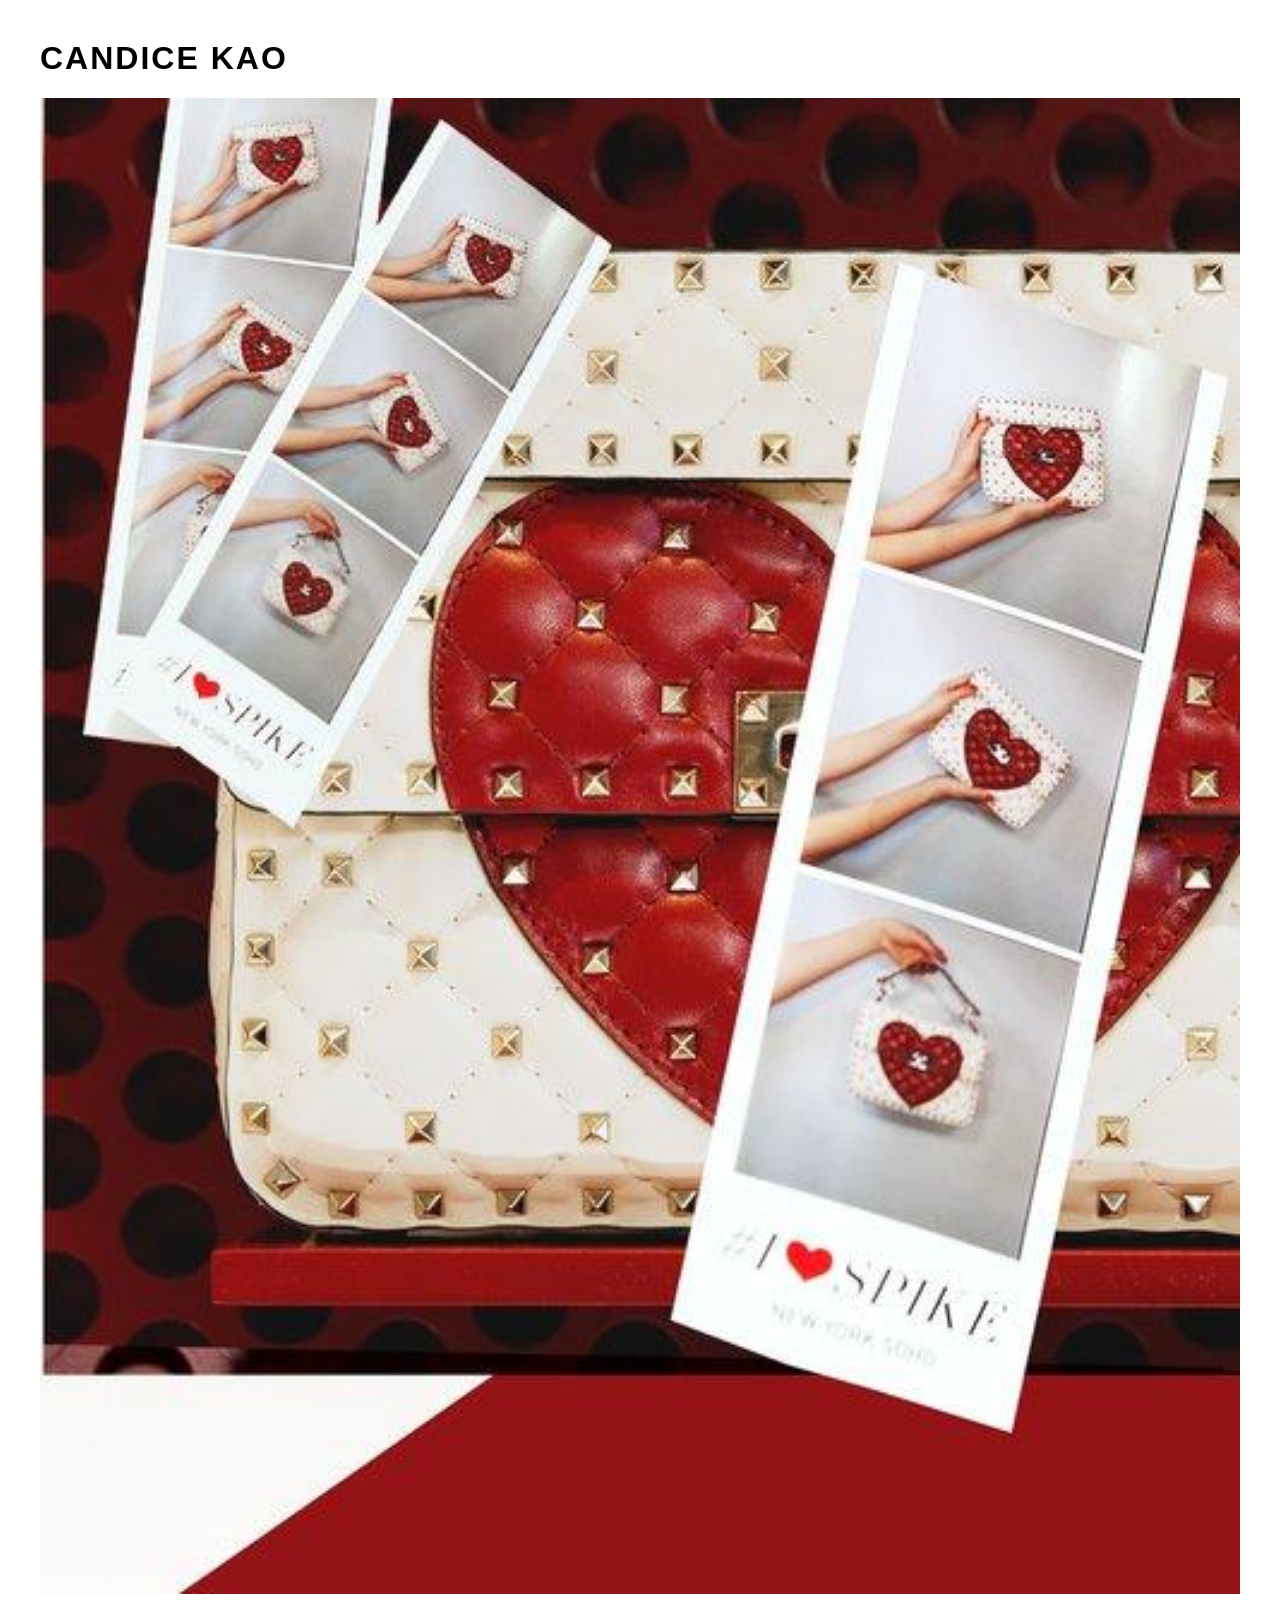
<file: index.html>
<!DOCTYPE html>
<html>
<head>
  <link rel="stylesheet" href="css/style.css">
  <title>Candice Kao</title>
</head>
<body>
  <header><h1>Candice Kao</h1></header>
  <section class="hero">
    <img src="assets/C_GreenDress.jpg" alt="">
  </section>
</body>
</html>
</file>
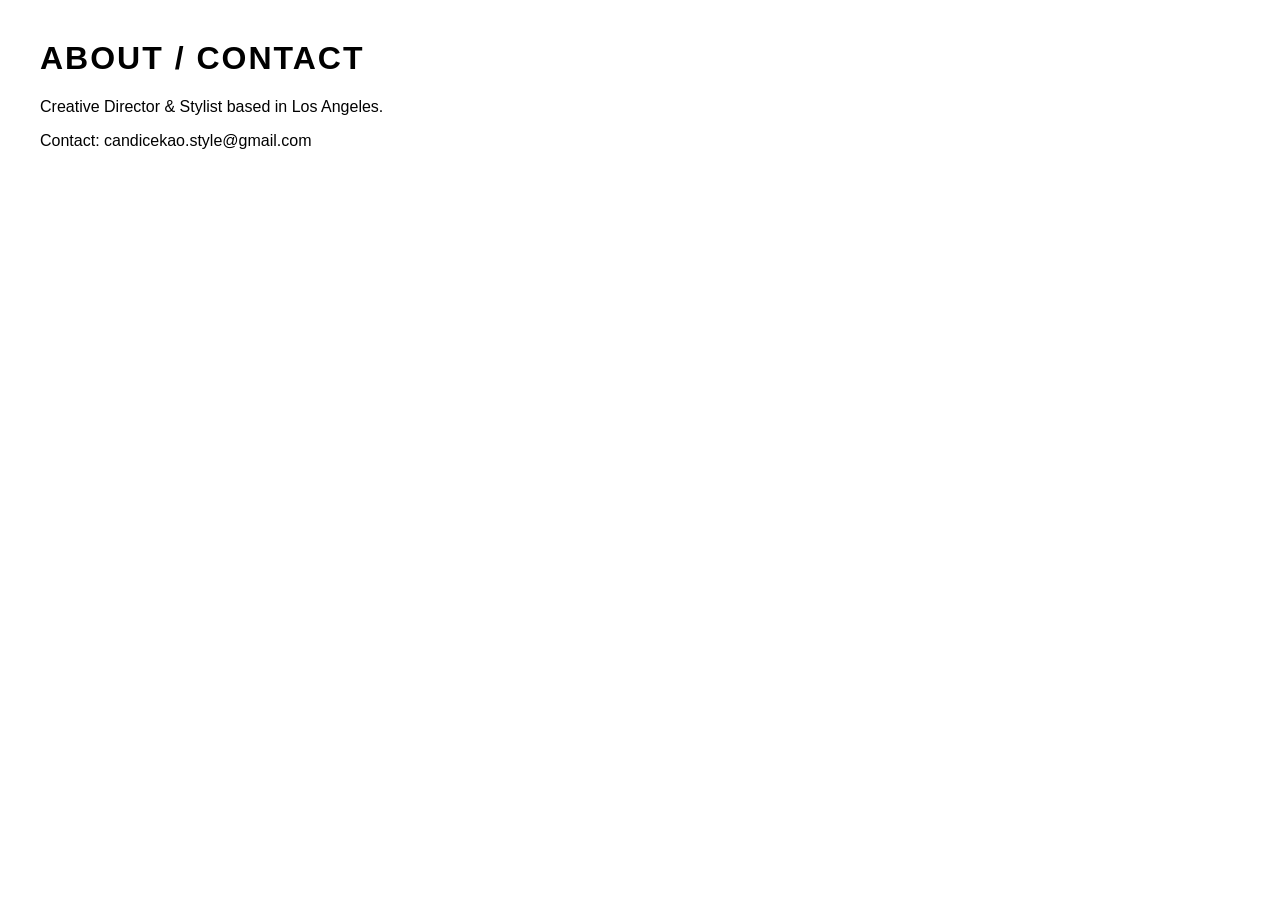
<file: about.html>
<!DOCTYPE html>
<html>
<head>
  <link rel="stylesheet" href="css/style.css">
  <title>About</title>
</head>
<body>
  <header><h1>About / Contact</h1></header>
  <p>Creative Director & Stylist based in Los Angeles.</p>
  <p>Contact: candicekao.style@gmail.com</p>
</body>
</html>
</file>
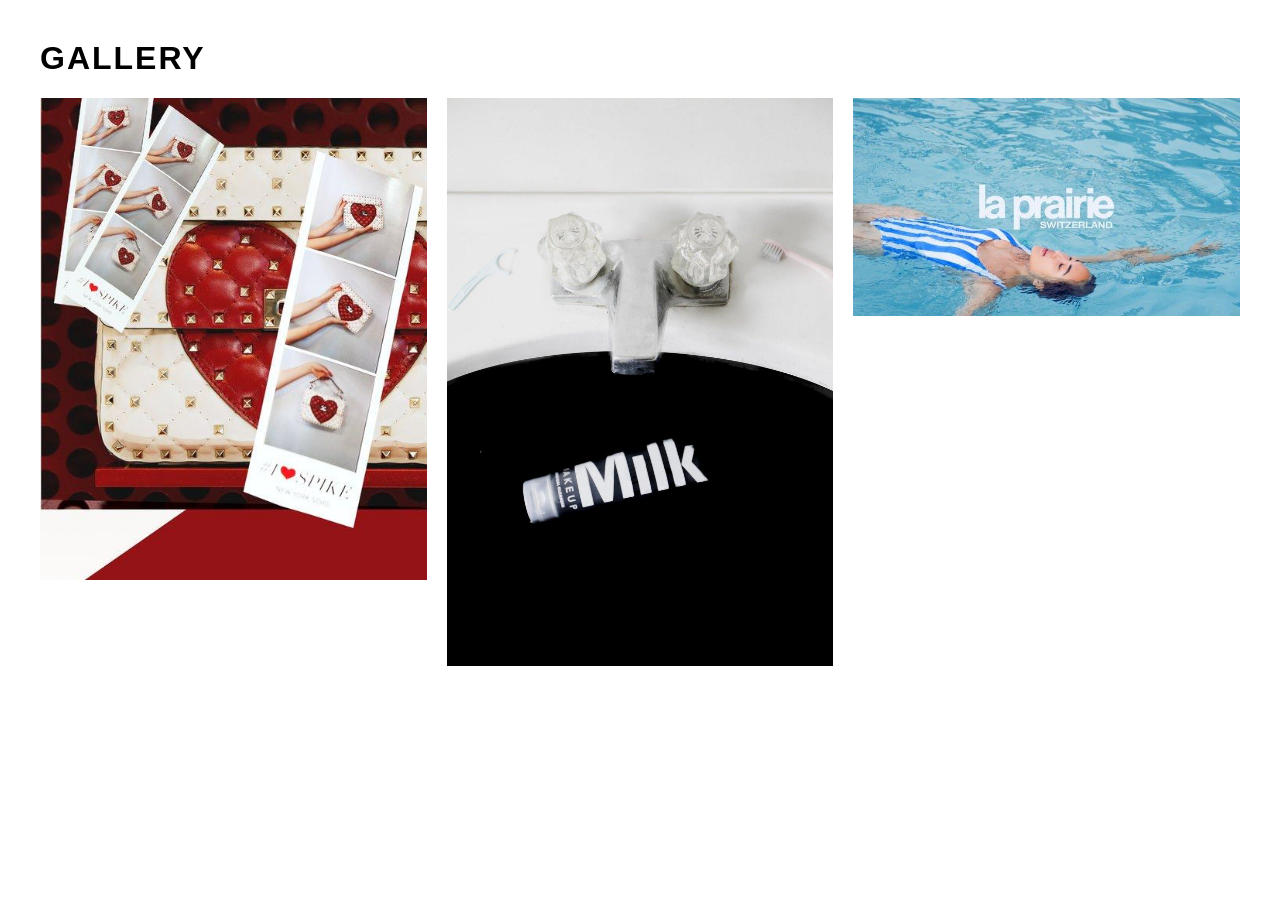
<file: gallery.html>
<!DOCTYPE html>
<html>
<head>
  <link rel="stylesheet" href="css/style.css">
  <title>Gallery</title>
</head>
<body>
  <header><h1>Gallery</h1></header>
  <div class="grid">
    <img src="assets/C_GreenDress.jpg">
    <img src="assets/Milk.jpg">
    <img src="assets/LaPrairie.jpg">
  </div>
</body>
</html>
</file>
<file: css/style.css>
body { font-family: Helvetica, sans-serif; margin: 40px; }
h1 { text-transform: uppercase; letter-spacing: 2px; }
img { width: 100%; display: block; margin-bottom: 20px; }
.grid { display: grid; grid-template-columns: repeat(auto-fit, minmax(280px, 1fr)); gap: 20px; }
</file>
